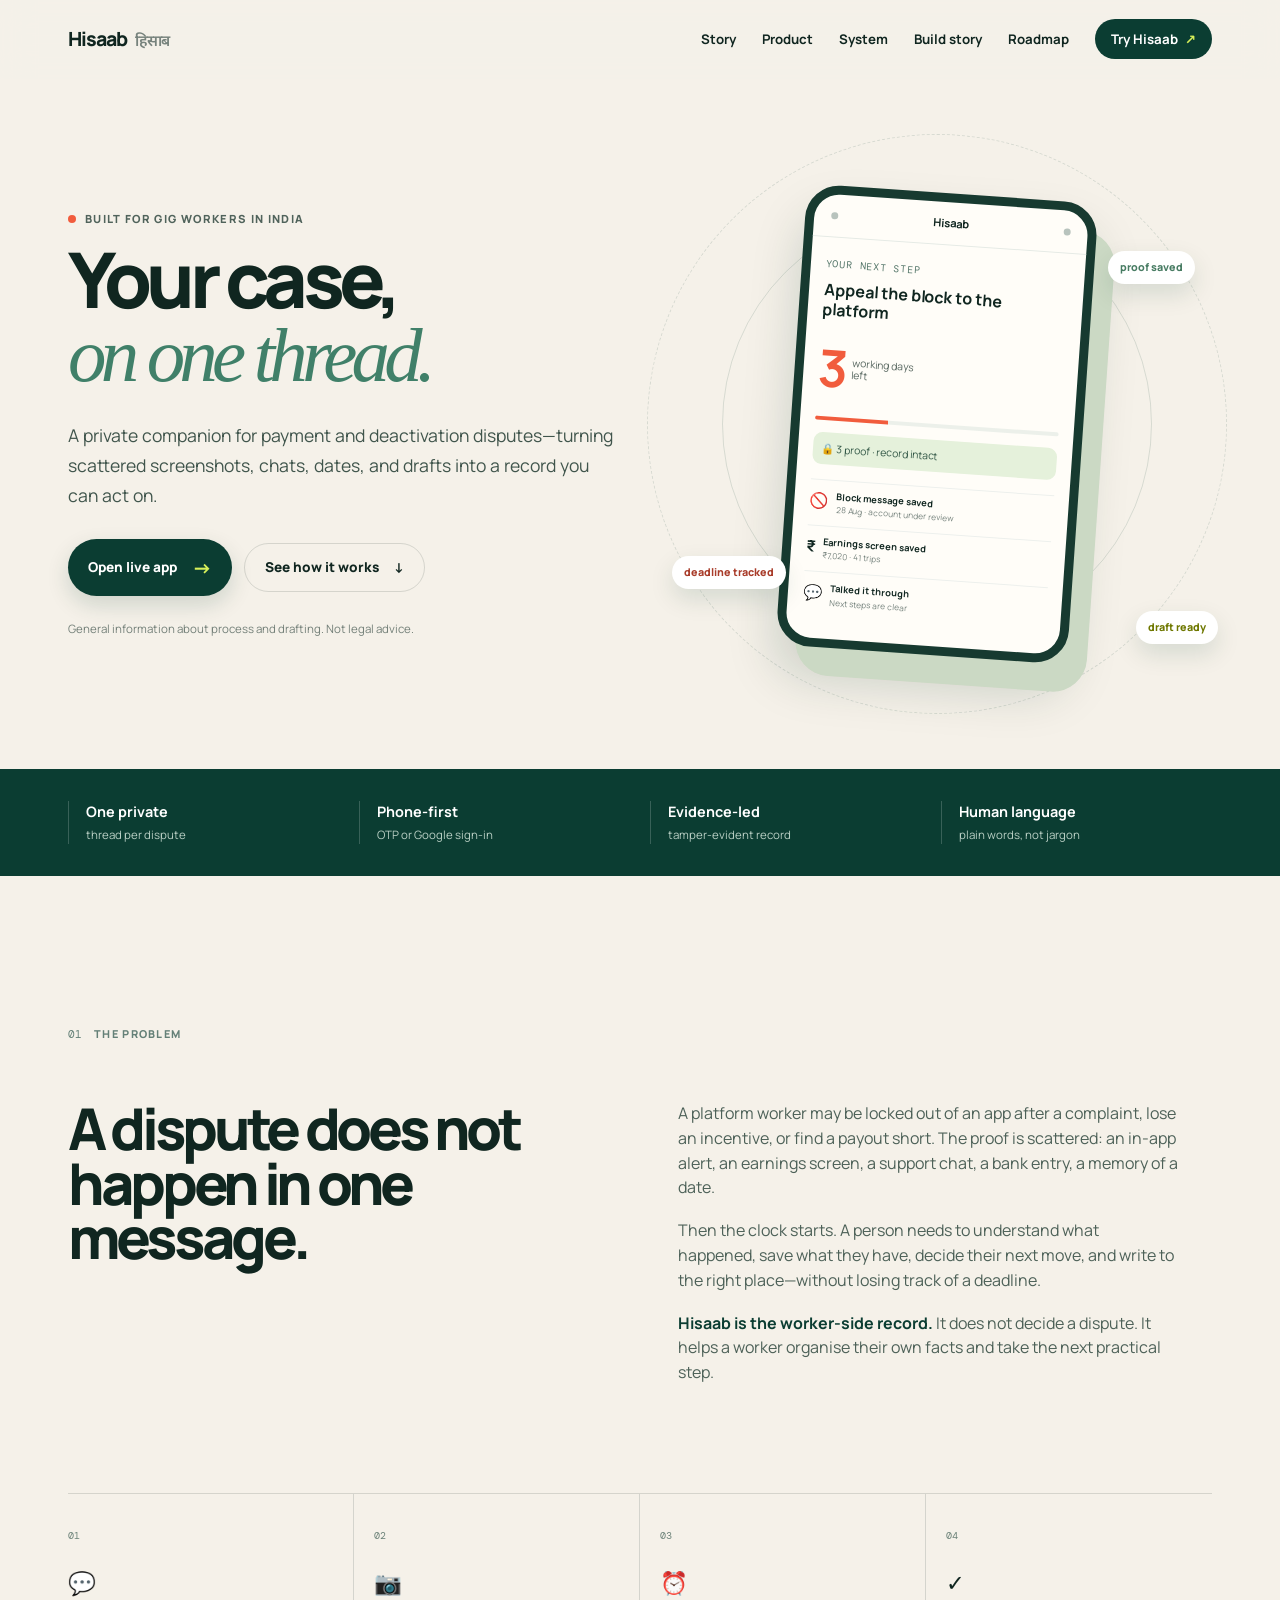
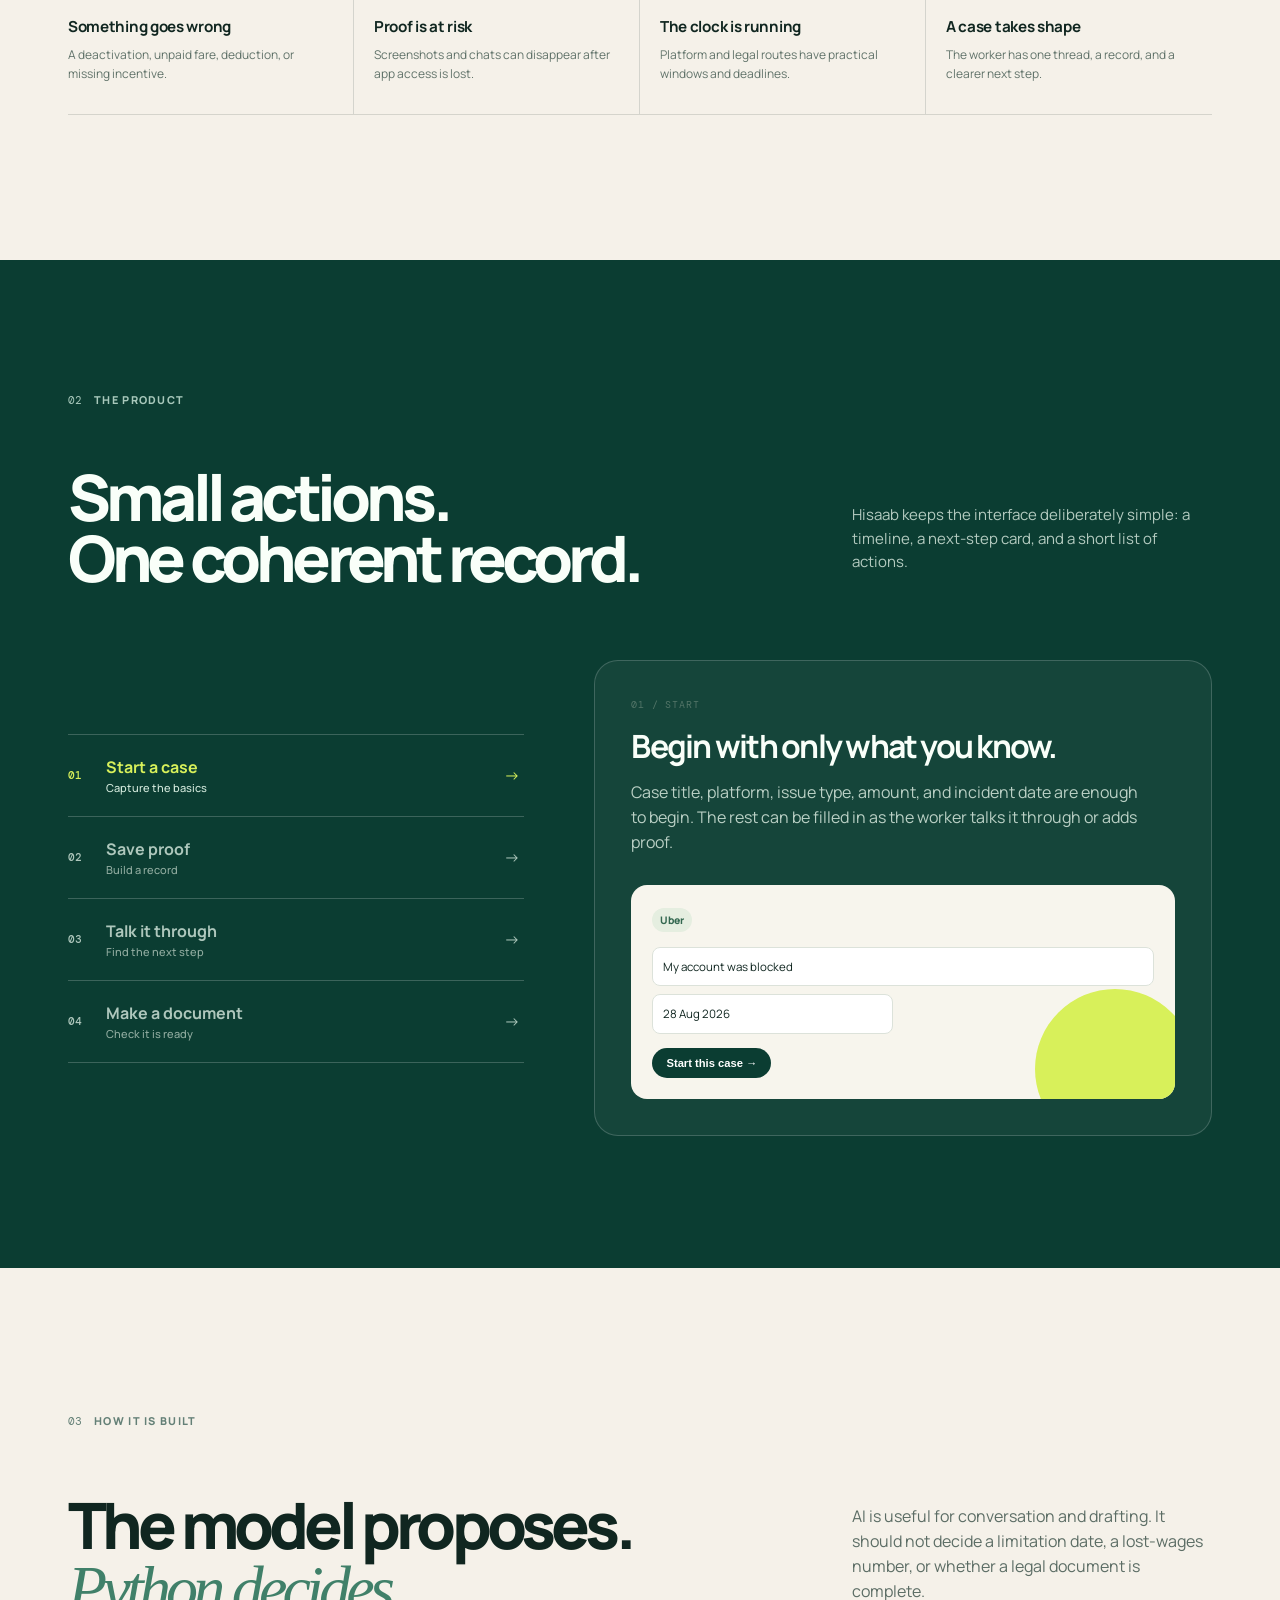
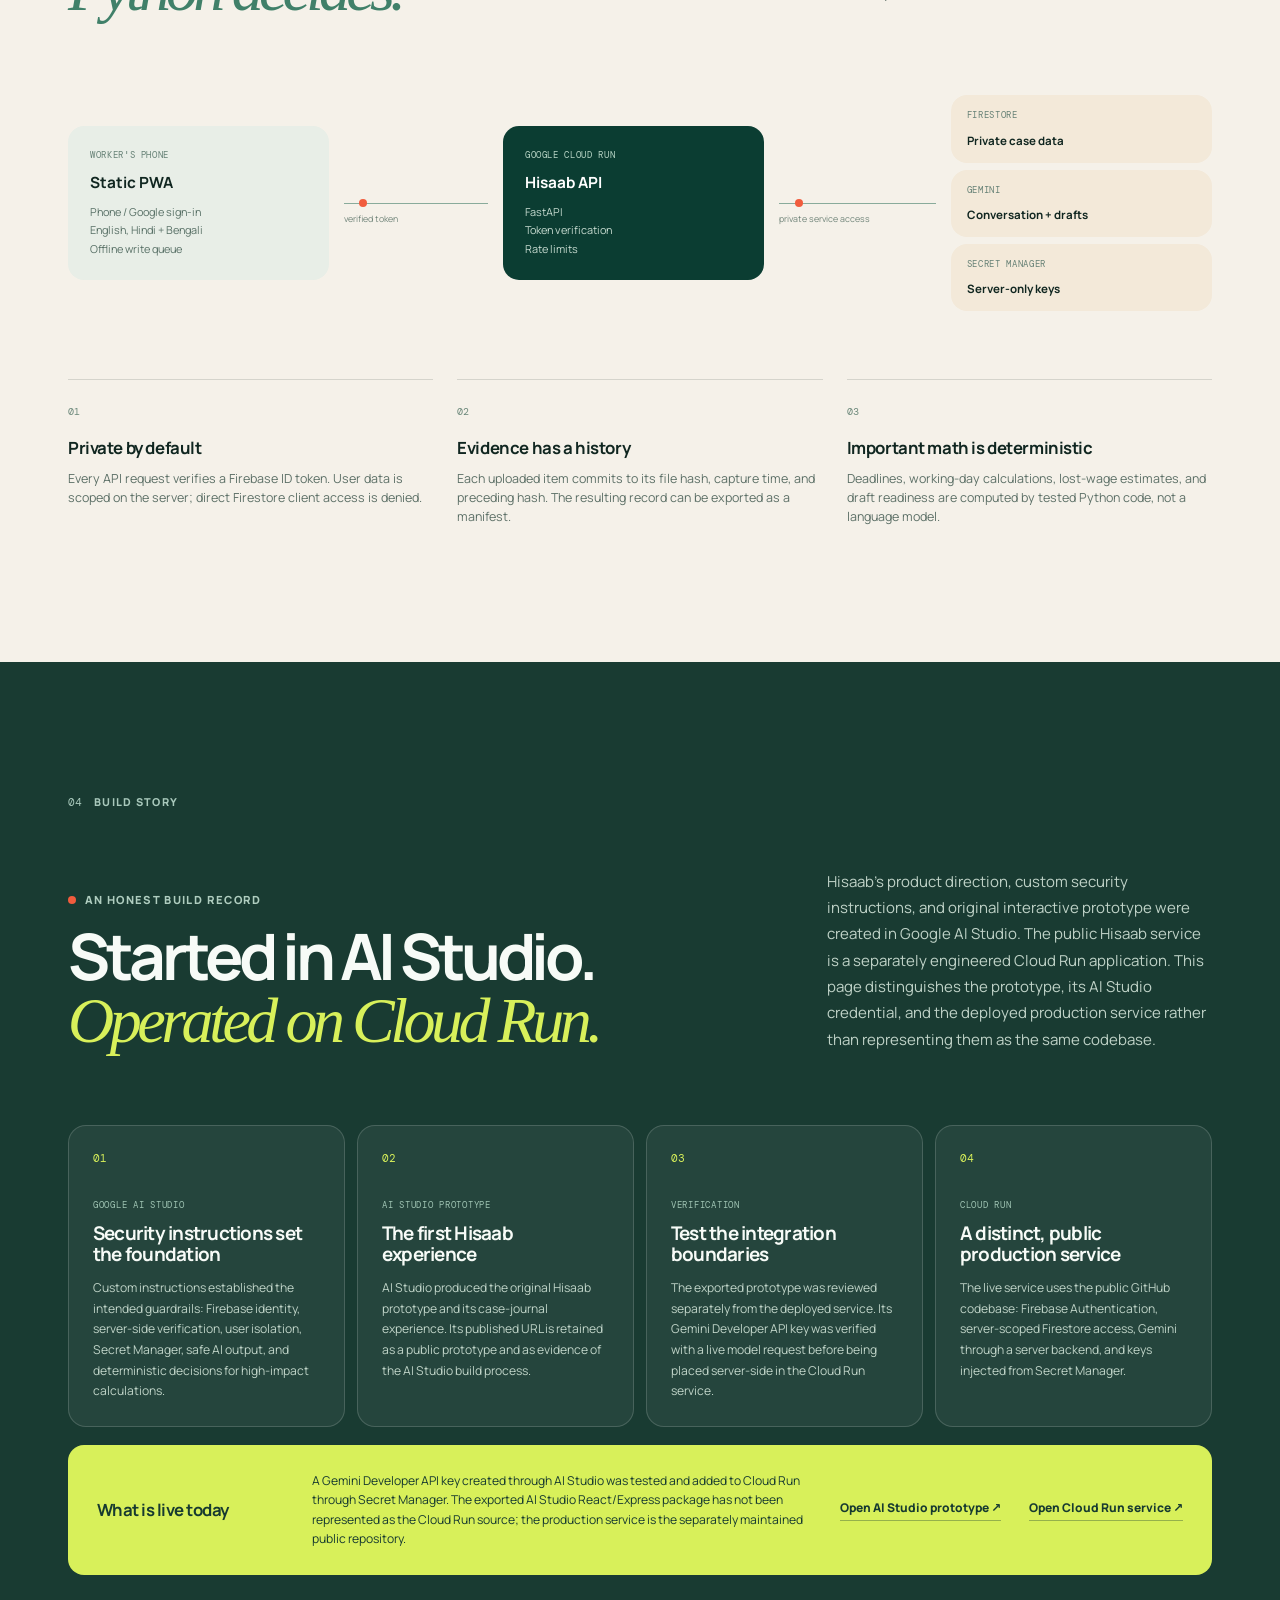
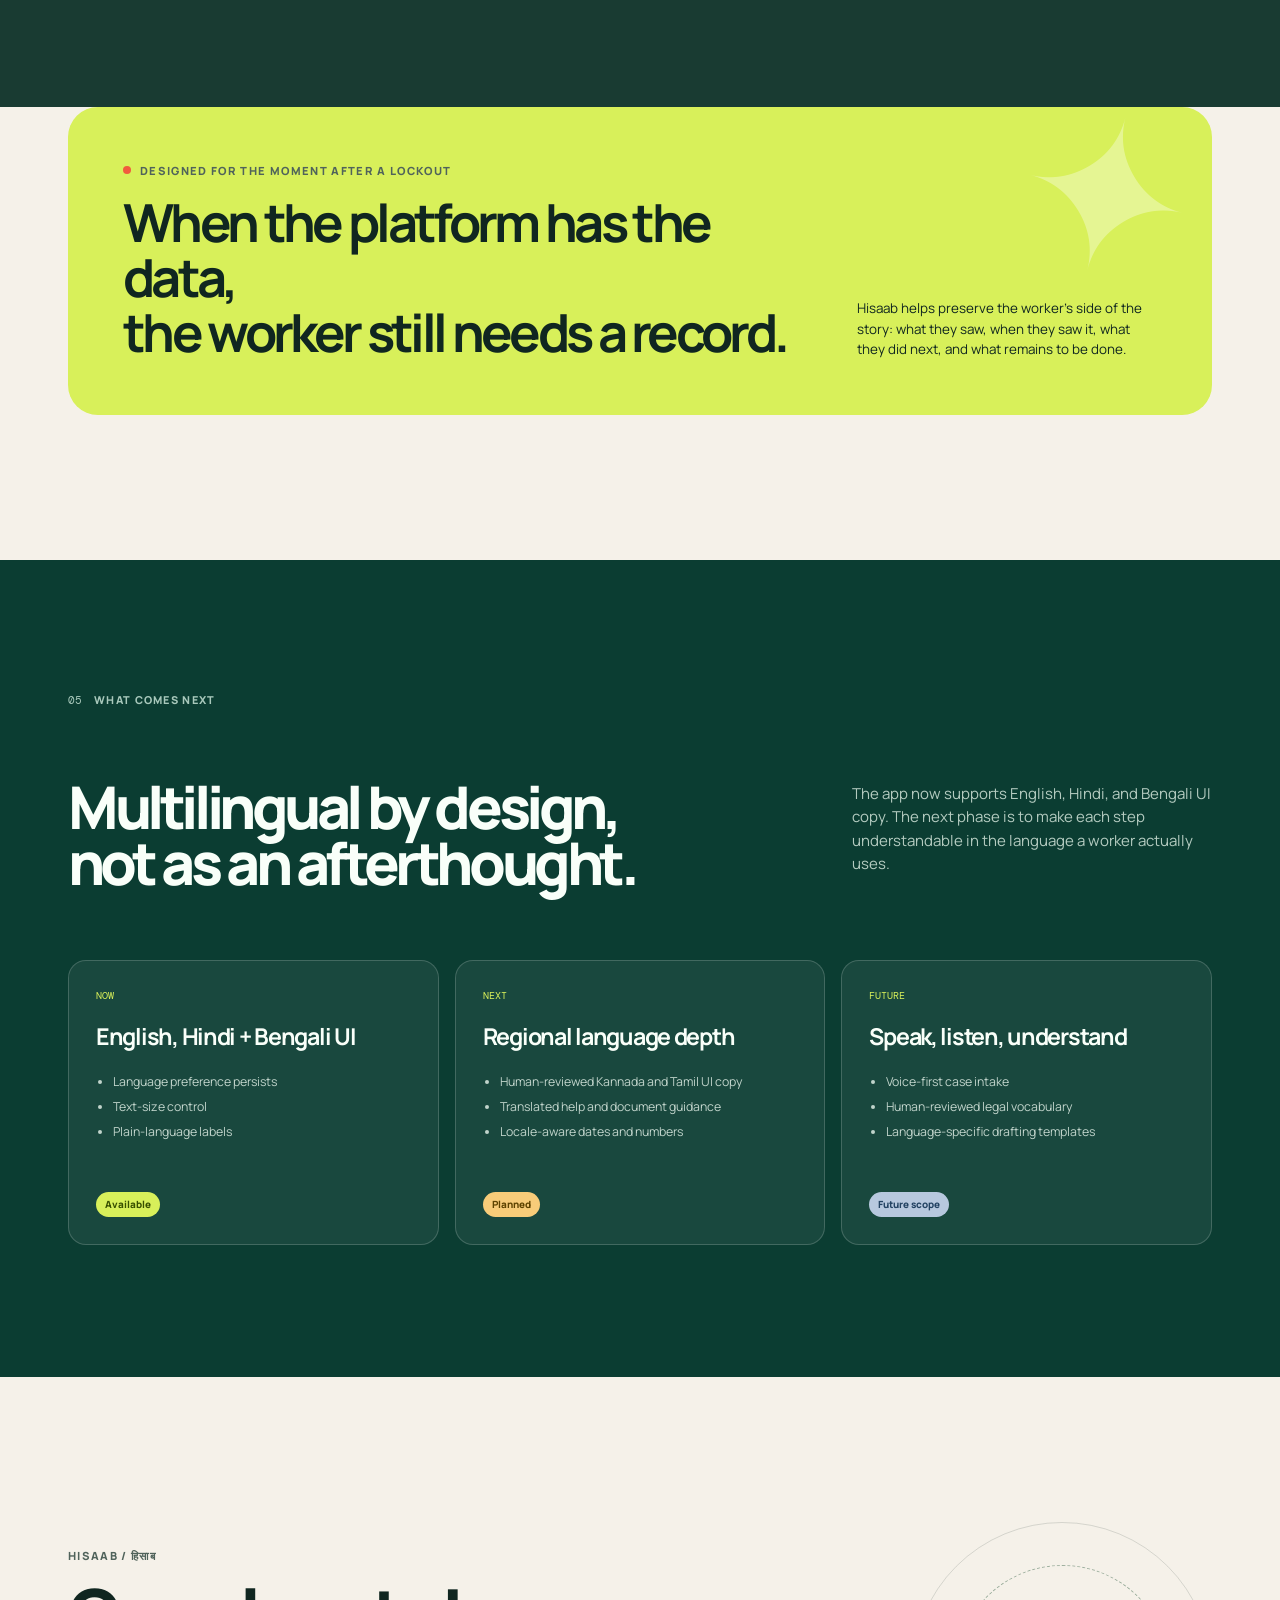
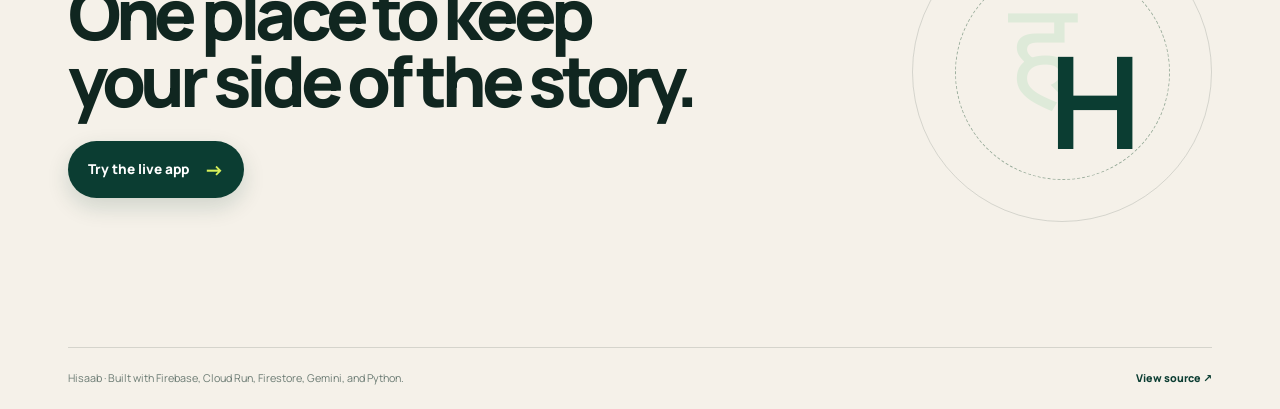
<file: docs/index.html>
<!doctype html>
<html lang="en">
<head>
  <meta charset="utf-8">
  <meta name="viewport" content="width=device-width, initial-scale=1">
  <meta name="theme-color" content="#0b3d32">
  <meta name="description" content="Hisaab is a private case journal for gig-worker payment and deactivation disputes.">
  <title>Hisaab — Your case, on one thread</title>
  <link rel="preconnect" href="https://fonts.googleapis.com">
  <link rel="preconnect" href="https://fonts.gstatic.com" crossorigin>
  <link href="https://fonts.googleapis.com/css2?family=DM+Mono:wght@400;500&family=Manrope:wght@400;500;600;700;800&family=Noto+Sans+Devanagari:wght@500;600;700&display=swap" rel="stylesheet">
  <link rel="stylesheet" href="site.css">
  <link rel="stylesheet" href="build-story.css">
  <link rel="stylesheet" href="build-story-overrides.css">
</head>
<body>
  <a class="skip" href="#main">Skip to content</a>
  <header class="nav-wrap">
    <nav class="nav" aria-label="Primary navigation">
      <a class="wordmark" href="#top" aria-label="Hisaab home">Hisaab <span>हिसाब</span></a>
      <button class="nav-toggle" aria-expanded="false" aria-controls="nav-links">Menu <i></i></button>
      <div id="nav-links" class="nav-links">
        <a href="#story">Story</a>
        <a href="#product">Product</a>
        <a href="#system">System</a>
        <a href="#build-story">Build story</a>
        <a href="#roadmap">Roadmap</a>
        <a class="nav-cta" href="https://hisaab-651858445044.asia-south1.run.app" target="_blank" rel="noreferrer">Try Hisaab <span>↗</span></a>
      </div>
    </nav>
  </header>

  <main id="main">
    <section id="top" class="hero section-shell">
      <div class="hero-copy reveal">
        <p class="eyebrow"><span class="pulse"></span> Built for gig workers in India</p>
        <h1>Your case,<br><em>on one thread.</em></h1>
        <p class="lead">A private companion for payment and deactivation disputes—turning scattered screenshots, chats, dates, and drafts into a record you can act on.</p>
        <div class="hero-actions">
          <a class="button primary" href="https://hisaab-651858445044.asia-south1.run.app" target="_blank" rel="noreferrer">Open live app <span>→</span></a>
          <a class="button quiet" href="#product">See how it works <span>↓</span></a>
        </div>
        <p class="fineprint">General information about process and drafting. Not legal advice.</p>
      </div>
      <div class="hero-visual reveal" aria-label="Animated visual showing a worker case becoming an organised record">
        <div class="orbit orbit-one"></div><div class="orbit orbit-two"></div>
        <div class="phone">
          <div class="phone-top"><span></span><b>Hisaab</b><i></i></div>
          <div class="phone-inner">
            <p class="case-kicker">YOUR NEXT STEP</p>
            <h3>Appeal the block to the platform</h3>
            <div class="days"><strong>3</strong><span>working days<br>left</span></div>
            <div class="mini-line red"></div>
            <div class="record"><span>🔒</span> 3 proof · record intact</div>
            <div class="thread-item"><b>🚫</b><span><strong>Block message saved</strong><small>28 Aug · account under review</small></span></div>
            <div class="thread-item"><b>₹</b><span><strong>Earnings screen saved</strong><small>₹7,020 · 41 trips</small></span></div>
            <div class="thread-item"><b>💬</b><span><strong>Talked it through</strong><small>Next steps are clear</small></span></div>
          </div>
        </div>
        <span class="float-chip chip-a">proof saved</span>
        <span class="float-chip chip-b">deadline tracked</span>
        <span class="float-chip chip-c">draft ready</span>
      </div>
    </section>

    <section class="stats band">
      <div><strong>One private</strong><span>thread per dispute</span></div>
      <div><strong>Phone-first</strong><span>OTP or Google sign-in</span></div>
      <div><strong>Evidence-led</strong><span>tamper-evident record</span></div>
      <div><strong>Human language</strong><span>plain words, not jargon</span></div>
    </section>

    <section id="story" class="section-shell story">
      <div class="section-label reveal"><span>01</span><p>The problem</p></div>
      <div class="story-grid">
        <div class="reveal"><h2>A dispute does not happen in one message.</h2></div>
        <div class="story-copy reveal">
          <p>A platform worker may be locked out of an app after a complaint, lose an incentive, or find a payout short. The proof is scattered: an in-app alert, an earnings screen, a support chat, a bank entry, a memory of a date.</p>
          <p>Then the clock starts. A person needs to understand what happened, save what they have, decide their next move, and write to the right place—without losing track of a deadline.</p>
          <p><strong>Hisaab is the worker-side record.</strong> It does not decide a dispute. It helps a worker organise their own facts and take the next practical step.</p>
        </div>
      </div>
      <div class="journey reveal" aria-label="A dispute becomes an organised case">
        <article><span>01</span><i>💬</i><h3>Something goes wrong</h3><p>A deactivation, unpaid fare, deduction, or missing incentive.</p></article>
        <article><span>02</span><i>📷</i><h3>Proof is at risk</h3><p>Screenshots and chats can disappear after app access is lost.</p></article>
        <article><span>03</span><i>⏰</i><h3>The clock is running</h3><p>Platform and legal routes have practical windows and deadlines.</p></article>
        <article><span>04</span><i>✓</i><h3>A case takes shape</h3><p>The worker has one thread, a record, and a clearer next step.</p></article>
      </div>
    </section>

    <section id="product" class="product-area">
      <div class="section-shell">
        <div class="section-label light reveal"><span>02</span><p>The product</p></div>
        <div class="product-heading reveal"><h2>Small actions.<br>One coherent record.</h2><p>Hisaab keeps the interface deliberately simple: a timeline, a next-step card, and a short list of actions.</p></div>
        <div class="tab-layout reveal">
          <div class="tabs" role="tablist" aria-label="Hisaab features">
            <button role="tab" aria-selected="true" aria-controls="panel-case" id="tab-case" data-tab="case"><b>01</b><span>Start a case<small>Capture the basics</small></span><i>→</i></button>
            <button role="tab" aria-selected="false" aria-controls="panel-proof" id="tab-proof" data-tab="proof"><b>02</b><span>Save proof<small>Build a record</small></span><i>→</i></button>
            <button role="tab" aria-selected="false" aria-controls="panel-talk" id="tab-talk" data-tab="talk"><b>03</b><span>Talk it through<small>Find the next step</small></span><i>→</i></button>
            <button role="tab" aria-selected="false" aria-controls="panel-draft" id="tab-draft" data-tab="draft"><b>04</b><span>Make a document<small>Check it is ready</small></span><i>→</i></button>
          </div>
          <div class="tab-panels">
            <article id="panel-case" role="tabpanel" aria-labelledby="tab-case" class="tab-panel active" data-panel="case"><p class="panel-number">01 / START</p><h3>Begin with only what you know.</h3><p>Case title, platform, issue type, amount, and incident date are enough to begin. The rest can be filled in as the worker talks it through or adds proof.</p><div class="feature-art start-art"><span class="tag">Uber</span><div class="fake-field">My account was blocked</div><div class="fake-field short">28 Aug 2026</div><button>Start this case →</button></div></article>
            <article id="panel-proof" role="tabpanel" aria-labelledby="tab-proof" class="tab-panel" data-panel="proof" hidden><p class="panel-number">02 / PROOF</p><h3>Keep what the platform may not keep for you.</h3><p>Photos, screenshots, payslips, and support chats can be added to a personal record. Each item is chained to the one before it, making the record tamper-evident.</p><div class="feature-art proof-art"><div class="proof-card"><b>📷</b><span><strong>block-msg.jpg</strong><small>Captured 29 Aug · #001</small></span><i>✓</i></div><div class="proof-card"><b>₹</b><span><strong>earnings-wk34.jpg</strong><small>₹7,020 · #002</small></span><i>✓</i></div><div class="chain"><span></span><span></span><span></span><em>record intact</em></div></div></article>
            <article id="panel-talk" role="tabpanel" aria-labelledby="tab-talk" class="tab-panel" data-panel="talk" hidden><p class="panel-number">03 / TALK</p><h3>Use a conversation to untangle the facts.</h3><p>The assistant can explain the process in plain language, suggest what to save, and help turn the story into a structured case record. Deterministic parts—dates, calculations, readiness—remain outside the model.</p><div class="feature-art chat-art"><div class="bubble worker">My driver ID was blocked yesterday.</div><div class="bubble assistant"><strong>First, save the block message.</strong><br><br>1. Add your earnings screen.<br>2. Note the date.<br>3. File the platform appeal.</div></div></article>
            <article id="panel-draft" role="tabpanel" aria-labelledby="tab-draft" class="tab-panel" data-panel="draft" hidden><p class="panel-number">04 / DRAFT</p><h3>Write the document, then check the details.</h3><p>Hisaab can draft a platform grievance, legal notice, consumer complaint, or labour complaint. A deterministic readiness check highlights missing essentials before a worker sends it.</p><div class="feature-art ready-art"><div class="ready-head"><span>✓</span> Ready to send</div><p>4 of 4 checks passed</p><ul><li>Worker / partner ID</li><li>Platform named</li><li>Date or trip reference</li><li>Clear request</li></ul></div></article>
          </div>
        </div>
      </div>
    </section>

    <section id="system" class="section-shell system">
      <div class="section-label reveal"><span>03</span><p>How it is built</p></div>
      <div class="system-intro reveal"><h2>The model proposes.<br><em>Python decides.</em></h2><p>AI is useful for conversation and drafting. It should not decide a limitation date, a lost-wages number, or whether a legal document is complete.</p></div>
      <div class="architecture reveal">
        <div class="arch-node client"><p>WORKER'S PHONE</p><strong>Static PWA</strong><span>Phone / Google sign-in<br>English, Hindi + Bengali<br>Offline write queue</span></div>
        <div class="arch-line"><i></i><small>verified token</small></div>
        <div class="arch-node server"><p>GOOGLE CLOUD RUN</p><strong>Hisaab API</strong><span>FastAPI<br>Token verification<br>Rate limits</span></div>
        <div class="arch-line second"><i></i><small>private service access</small></div>
        <div class="arch-stack"><div><p>FIRESTORE</p><strong>Private case data</strong></div><div><p>GEMINI</p><strong>Conversation + drafts</strong></div><div><p>SECRET MANAGER</p><strong>Server-only keys</strong></div></div>
      </div>
      <div class="principles">
        <article class="reveal"><span>01</span><h3>Private by default</h3><p>Every API request verifies a Firebase ID token. User data is scoped on the server; direct Firestore client access is denied.</p></article>
        <article class="reveal"><span>02</span><h3>Evidence has a history</h3><p>Each uploaded item commits to its file hash, capture time, and preceding hash. The resulting record can be exported as a manifest.</p></article>
        <article class="reveal"><span>03</span><h3>Important math is deterministic</h3><p>Deadlines, working-day calculations, lost-wage estimates, and draft readiness are computed by tested Python code, not a language model.</p></article>
      </div>
    </section>

    <section id="build-story" class="build-area">
      <div class="section-shell">
        <div class="section-label light reveal"><span>04</span><p>Build story</p></div>
        <div class="build-intro reveal">
          <div><p class="eyebrow on-dark"><span class="pulse"></span> An honest build record</p><h2>Started in AI Studio.<br><em>Operated on Cloud Run.</em></h2></div>
          <p>Hisaab’s product direction, custom security instructions, and original interactive prototype were created in Google AI Studio. The public Hisaab service is a separately engineered Cloud Run application. This page distinguishes the prototype, its AI Studio credential, and the deployed production service rather than representing them as the same codebase.</p>
        </div>
        <div class="build-steps">
          <article class="build-step reveal"><span>01</span><p class="build-label">GOOGLE AI STUDIO</p><h3>Security instructions set the foundation</h3><p>Custom instructions established the intended guardrails: Firebase identity, server-side verification, user isolation, Secret Manager, safe AI output, and deterministic decisions for high-impact calculations.</p></article>
          <article class="build-step reveal"><span>02</span><p class="build-label">AI STUDIO PROTOTYPE</p><h3>The first Hisaab experience</h3><p>AI Studio produced the original Hisaab prototype and its case-journal experience. Its published URL is retained as a public prototype and as evidence of the AI Studio build process.</p></article>
          <article class="build-step reveal"><span>03</span><p class="build-label">VERIFICATION</p><h3>Test the integration boundaries</h3><p>The exported prototype was reviewed separately from the deployed service. Its Gemini Developer API key was verified with a live model request before being placed server-side in the Cloud Run service.</p></article>
          <article class="build-step reveal"><span>04</span><p class="build-label">CLOUD RUN</p><h3>A distinct, public production service</h3><p>The live service uses the public GitHub codebase: Firebase Authentication, server-scoped Firestore access, Gemini through a server backend, and keys injected from Secret Manager.</p></article>
        </div>
        <div class="build-note reveal"><strong>What is live today</strong><p>A Gemini Developer API key created through AI Studio was tested and added to Cloud Run through Secret Manager. The exported AI Studio React/Express package has not been represented as the Cloud Run source; the production service is the separately maintained public repository.</p><a href="https://hisaab-gig-worker-case-journal.ai.studio/" target="_blank" rel="noreferrer">Open AI Studio prototype <span>↗</span></a><a href="https://hisaab-651858445044.asia-south1.run.app" target="_blank" rel="noreferrer">Open Cloud Run service <span>↗</span></a></div>
      </div>
    </section>

    <section class="section-shell impact">
      <div class="impact-card reveal"><div><p class="eyebrow"><span class="pulse"></span> Designed for the moment after a lockout</p><h2>When the platform has the data,<br>the worker still needs a record.</h2></div><p>Hisaab helps preserve the worker's side of the story: what they saw, when they saw it, what they did next, and what remains to be done.</p></div>
    </section>

    <section id="roadmap" class="roadmap-area">
      <div class="section-shell">
        <div class="section-label light reveal"><span>05</span><p>What comes next</p></div>
        <div class="roadmap-intro reveal"><h2>Multilingual by design,<br>not as an afterthought.</h2><p>The app now supports English, Hindi, and Bengali UI copy. The next phase is to make each step understandable in the language a worker actually uses.</p></div>
        <div class="roadmap-grid">
          <article class="road-card reveal"><p>NOW</p><h3>English, Hindi + Bengali UI</h3><ul><li>Language preference persists</li><li>Text-size control</li><li>Plain-language labels</li></ul><span class="status complete">Available</span></article>
          <article class="road-card reveal"><p>NEXT</p><h3>Regional language depth</h3><ul><li>Human-reviewed Kannada and Tamil UI copy</li><li>Translated help and document guidance</li><li>Locale-aware dates and numbers</li></ul><span class="status planned">Planned</span></article>
          <article class="road-card reveal"><p>FUTURE</p><h3>Speak, listen, understand</h3><ul><li>Voice-first case intake</li><li>Human-reviewed legal vocabulary</li><li>Language-specific drafting templates</li></ul><span class="status future">Future scope</span></article>
        </div>
      </div>
    </section>

    <section class="section-shell closing">
      <div class="reveal"><p class="eyebrow">Hisaab / हिसाब</p><h2>One place to keep<br>your side of the story.</h2><a class="button primary" href="https://hisaab-651858445044.asia-south1.run.app" target="_blank" rel="noreferrer">Try the live app <span>→</span></a></div>
      <div class="closing-mark reveal" aria-hidden="true"><span>ह</span><i></i><b>H</b></div>
    </section>
  </main>
  <footer><span>Hisaab · Built with Firebase, Cloud Run, Firestore, Gemini, and Python.</span><a href="https://github.com/erragro/hisaab" target="_blank" rel="noreferrer">View source ↗</a></footer>
  <script src="site.js"></script>
</body>
</html>
</file>
<file: docs/site.css>
:root{--ink:#102620;--green:#0b3d32;--lime:#d8f05a;--cream:#f5f1e9;--paper:#fffdf8;--muted:#5e6b65;--line:rgba(16,38,32,.14);--orange:#f15c3d;--radius:24px}*{box-sizing:border-box}html{scroll-behavior:smooth}body{margin:0;background:var(--cream);color:var(--ink);font-family:Manrope,system-ui,sans-serif;font-size:16px;line-height:1.55}.skip{position:fixed;left:12px;top:-60px;z-index:10;background:var(--lime);color:var(--ink);padding:8px 14px;border-radius:10px}.skip:focus{top:12px}.nav-wrap{position:sticky;top:0;z-index:5;background:rgba(245,241,233,.82);backdrop-filter:blur(16px);border-bottom:1px solid transparent}.nav{max-width:1200px;margin:auto;height:78px;padding:0 28px;display:flex;align-items:center;justify-content:space-between}.wordmark{font-size:1.22rem;font-weight:800;letter-spacing:-.05em;color:var(--ink);text-decoration:none}.wordmark span{font-family:'Noto Sans Devanagari';font-size:.96rem;font-weight:600;color:#77837d;margin-left:5px}.nav-links{display:flex;align-items:center;gap:26px}.nav-links>a{font-size:.83rem;font-weight:700;color:var(--ink);text-decoration:none}.nav-links>a:not(.nav-cta):hover{color:#557d70}.nav-cta{padding:10px 16px;background:var(--green);color:white!important;border-radius:100px}.nav-cta span{color:var(--lime);margin-left:4px}.nav-toggle{display:none;background:transparent;border:0;font:inherit;font-weight:700;color:var(--ink)}.section-shell{max-width:1200px;margin:0 auto;padding-left:28px;padding-right:28px}.hero{min-height:690px;display:grid;grid-template-columns:1fr 1fr;gap:42px;align-items:center;padding-top:68px;padding-bottom:68px}.eyebrow{margin:0 0 16px;display:flex;align-items:center;gap:9px;text-transform:uppercase;letter-spacing:.12em;font-size:.7rem;font-weight:800;color:#50635b}.pulse{height:8px;width:8px;border-radius:50%;background:var(--orange);box-shadow:0 0 0 0 rgba(241,92,61,.6);animation:pulse 2s infinite}.hero h1,.story h2,.product-heading h2,.system h2,.roadmap-intro h2,.closing h2{font-size:clamp(3rem,6vw,5.8rem);letter-spacing:-.075em;line-height:.95;margin:0;font-weight:800}.hero h1 em,.system h2 em{font-family:Georgia,serif;font-weight:400;color:#408069}.lead{max-width:550px;color:#40554c;font-size:1.1rem;line-height:1.7;margin:28px 0}.hero-actions{display:flex;gap:12px;align-items:center;flex-wrap:wrap}.button{display:inline-flex;align-items:center;gap:15px;border-radius:100px;padding:13px 20px;font-weight:800;font-size:.85rem;text-decoration:none}.button.primary{background:var(--green);color:white;box-shadow:0 9px 22px rgba(11,61,50,.16)}.button.primary span{font-size:1.25rem;color:var(--lime)}.button.quiet{color:var(--ink);border:1px solid var(--line)}.fineprint{margin:24px 0 0;font-size:.72rem;color:#748079}.hero-visual{height:510px;position:relative;display:grid;place-items:center}.orbit{position:absolute;border:1px solid rgba(11,61,50,.13);border-radius:50%;animation:spin 28s linear infinite}.orbit-one{height:430px;width:430px}.orbit-two{height:580px;width:580px;border-style:dashed;animation-direction:reverse;animation-duration:40s}.phone{position:relative;width:292px;min-height:462px;background:var(--paper);border:9px solid #173a30;border-radius:34px;box-shadow:20px 28px 0 #cbd9c4,0 30px 50px rgba(12,48,38,.18);z-index:1;transform:rotate(4deg);animation:float 4s ease-in-out infinite}.phone-top{height:43px;display:flex;align-items:center;justify-content:space-between;padding:0 17px;border-bottom:1px solid #e6ebe6;font-size:.7rem}.phone-top span,.phone-top i{height:7px;width:7px;border-radius:50%;background:#b8c3bd}.phone-inner{padding:19px 15px}.case-kicker,.panel-number{font-family:'DM Mono',monospace;letter-spacing:.08em;font-size:.62rem;color:#537568;margin:0}.phone h3{font-size:1rem;line-height:1.25;margin:8px 0}.days{display:flex;align-items:center;gap:8px}.days strong{font-size:3.2rem;letter-spacing:-.1em;color:var(--orange)}.days span{font-size:.65rem;color:#596861;line-height:1.2}.mini-line{height:4px;border-radius:8px;margin:9px 0 12px}.mini-line.red{background:linear-gradient(90deg,var(--orange) 30%,#ecf0ea 30%)}.record{font-size:.65rem;background:#e5f1db;padding:8px;border-radius:9px;color:#335847;margin-bottom:15px}.thread-item{display:flex;gap:8px;padding:9px 0;border-top:1px solid #edf0ed;font-size:.58rem}.thread-item b{font-size:.95rem}.thread-item strong,.thread-item small{display:block}.thread-item small{color:#77847e;font-size:.52rem}.float-chip{position:absolute;z-index:2;background:white;box-shadow:0 10px 24px rgba(11,61,50,.13);border-radius:100px;padding:8px 12px;font-size:.67rem;font-weight:800}.chip-a{top:82px;right:3%;color:#487c63;animation:float 3.2s .6s ease-in-out infinite}.chip-b{bottom:90px;left:2%;color:#a93d2b;animation:float 3.8s .2s ease-in-out infinite}.chip-c{right:-1%;bottom:35px;color:#6f7800;animation:float 4.4s .9s ease-in-out infinite}.band{max-width:none;background:var(--green);padding:32px max(28px,calc((100vw - 1144px)/2));display:grid;grid-template-columns:repeat(4,1fr);gap:20px;color:white}.band div{padding-left:17px;border-left:1px solid rgba(255,255,255,.19)}.band strong,.band span{display:block}.band strong{font-size:.9rem}.band span{font-size:.72rem;color:#b9cfc4;margin-top:3px}.story{padding-top:150px;padding-bottom:145px}.section-label{display:flex;gap:12px;align-items:center;color:#648077;margin-bottom:58px}.section-label span{font-family:'DM Mono';font-size:.68rem}.section-label p{margin:0;text-transform:uppercase;font-size:.68rem;letter-spacing:.12em;font-weight:800}.section-label.light{color:#a8c8bb}.story-grid{display:grid;grid-template-columns:1fr 1fr;gap:75px}.story h2{font-size:clamp(2.4rem,4.5vw,4.3rem);max-width:500px}.story-copy{max-width:500px;color:#4d6158}.story-copy p{margin:0 0 18px}.story-copy strong{color:var(--green)}.journey{display:grid;grid-template-columns:repeat(4,1fr);margin-top:90px;border-top:1px solid var(--line);border-bottom:1px solid var(--line)}.journey article{padding:27px 20px 28px 0;min-height:220px;border-right:1px solid var(--line)}.journey article+article{padding-left:20px}.journey article:last-child{border-right:0}.journey span{font-family:'DM Mono';font-size:.65rem;color:#6b8278}.journey i{display:block;font-style:normal;font-size:1.4rem;margin:20px 0 14px}.journey h3{font-size:.95rem;margin:0 0 8px;letter-spacing:-.02em}.journey p{font-size:.75rem;color:#61736a;margin:0;line-height:1.55}.product-area,.roadmap-area{background:var(--green);color:#f9fff9;padding:132px 0}.product-heading{display:flex;justify-content:space-between;gap:60px;align-items:end}.product-heading h2{font-size:clamp(2.5rem,5vw,4.8rem)}.product-heading p,.roadmap-intro p{max-width:360px;color:#b4cbc0;font-size:.94rem}.tab-layout{display:grid;grid-template-columns:.85fr 1.15fr;gap:70px;margin-top:72px}.tabs{display:flex;flex-direction:column;align-self:center}.tabs button{background:transparent;border:0;border-top:1px solid rgba(255,255,255,.2);padding:21px 0;text-align:left;color:#aec7bc;display:grid;grid-template-columns:38px 1fr 20px;align-items:center;font-family:inherit;cursor:pointer}.tabs button:last-child{border-bottom:1px solid rgba(255,255,255,.2)}.tabs button b{font-family:'DM Mono';font-size:.66rem;font-weight:500}.tabs button span{font-size:1rem;font-weight:700}.tabs button small{display:block;font-size:.69rem;color:#91aca0;margin-top:2px;font-weight:500}.tabs button i{font-style:normal;font-size:1rem}.tabs button[aria-selected=true]{color:var(--lime)}.tabs button[aria-selected=true] small{color:#d3e9dc}.tab-panels{min-height:410px}.tab-panel{height:100%;border:1px solid rgba(255,255,255,.18);background:rgba(255,255,255,.045);border-radius:var(--radius);padding:36px;animation:panelIn .45s ease}.tab-panel h3{font-size:2rem;letter-spacing:-.055em;line-height:1.05;margin:17px 0}.tab-panel>p:not(.panel-number){color:#bad0c5;max-width:510px;margin-bottom:30px}.feature-art{background:#f7f5ed;color:var(--ink);border-radius:16px;padding:21px;min-height:176px}.start-art{position:relative;overflow:hidden}.start-art:after{content:'';position:absolute;right:-20px;bottom:-50px;background:var(--lime);width:160px;height:160px;border-radius:50%}.tag{font-size:.65rem;font-weight:800;background:#e5eee0;color:#346850;border-radius:20px;padding:5px 8px}.fake-field{position:relative;z-index:1;background:white;border:1px solid #dce2da;border-radius:8px;margin-top:16px;padding:10px;font-size:.72rem}.fake-field.short{width:48%;margin-top:8px}.start-art button{position:relative;z-index:1;background:var(--green);border:0;border-radius:30px;padding:9px 14px;color:white;font-weight:800;font-size:.7rem;margin-top:14px}.proof-art{display:grid;gap:9px}.proof-card{background:white;border-radius:10px;padding:10px;display:flex;gap:10px;align-items:center;font-size:.7rem;box-shadow:0 2px 7px rgba(0,0,0,.04)}.proof-card span{flex:1}.proof-card strong,.proof-card small{display:block}.proof-card small{font-size:.6rem;color:#78847e}.proof-card i{font-style:normal;color:#438064}.chain{display:flex;align-items:center;gap:7px;margin-top:7px}.chain span{height:9px;width:9px;border-radius:50%;background:#5f9077}.chain span+span:before{content:'';display:block;width:54px;height:1px;background:#8fac9c;transform:translateX(-54px)}.chain em{font-size:.6rem;color:#518067;margin-left:22px}.chat-art{display:grid;gap:10px;align-content:center}.bubble{max-width:78%;padding:10px;font-size:.7rem;border-radius:11px;line-height:1.45}.bubble.worker{justify-self:end;background:#dcefe3}.bubble.assistant{background:white}.ready-art{padding:17px 20px}.ready-head{color:#317455;font-weight:800;font-size:.86rem}.ready-head span{background:#d9efdd;border-radius:50%;padding:2px 5px;margin-right:5px}.ready-art p{font-size:.67rem;color:#64756c;margin:7px 0}.ready-art ul{list-style:'✓  ';padding-left:17px;font-size:.68rem;line-height:1.8;color:#47735e}.system{padding-top:145px;padding-bottom:135px}.system-intro{display:flex;justify-content:space-between;gap:60px;align-items:end}.system h2{font-size:clamp(2.5rem,5vw,4.8rem)}.system-intro p{max-width:360px;color:#5c6d65}.architecture{margin-top:76px;display:grid;grid-template-columns:1fr .55fr 1fr .6fr 1fr;align-items:center;gap:15px}.arch-node,.arch-stack>div{border-radius:16px;padding:22px;background:#e8eee7}.arch-node p,.arch-stack p{font-family:'DM Mono';font-size:.58rem;letter-spacing:.07em;margin:0 0 9px;color:#668176}.arch-node strong,.arch-stack strong{display:block;font-size:.96rem}.arch-node span{font-size:.68rem;color:#587066;display:block;line-height:1.7;margin-top:8px}.arch-node.server{background:var(--green);color:white}.arch-node.server p{color:#b8d5c6}.arch-node.server span{color:#c7dbd0}.arch-line{position:relative;height:1px;background:#89ab9b}.arch-line i{position:absolute;width:8px;height:8px;border-radius:50%;background:var(--orange);top:-4px;left:10%;animation:travel 3s linear infinite}.arch-line.second i{animation-delay:1.5s}.arch-line small{position:absolute;top:10px;left:0;font-size:.55rem;color:#708479;white-space:nowrap}.arch-stack{display:grid;gap:7px}.arch-stack>div{padding:13px 16px;background:#f3e9d9}.arch-stack strong{font-size:.72rem}.principles{display:grid;grid-template-columns:repeat(3,1fr);gap:24px;margin-top:68px}.principles article{border-top:1px solid var(--line);padding-top:17px}.principles span{font-family:'DM Mono';font-size:.65rem;color:#6b887a}.principles h3{font-size:1.05rem;letter-spacing:-.025em;margin:13px 0 8px}.principles p{font-size:.78rem;color:#5d7067;margin:0}.impact{padding-bottom:145px}.impact-card{background:var(--lime);border-radius:30px;padding:55px;display:flex;justify-content:space-between;gap:55px;align-items:end;overflow:hidden;position:relative}.impact-card:after{content:'✦';position:absolute;right:18px;top:-78px;font-size:13rem;color:rgba(255,255,255,.35);transform:rotate(14deg)}.impact-card h2{font-size:clamp(2rem,4.1vw,4rem);letter-spacing:-.07em;line-height:1.05;margin:0;position:relative;z-index:1}.impact-card>p{margin:0;max-width:300px;font-size:.84rem;position:relative;z-index:1}.roadmap-intro{display:flex;align-items:end;justify-content:space-between;gap:50px}.roadmap-intro h2{font-size:clamp(2.35rem,4.6vw,4.4rem)}.roadmap-grid{display:grid;grid-template-columns:repeat(3,1fr);gap:16px;margin-top:70px}.road-card{padding:27px;background:rgba(255,255,255,.06);border:1px solid rgba(255,255,255,.18);border-radius:18px;min-height:285px;display:flex;flex-direction:column}.road-card p{font-family:'DM Mono';font-size:.64rem;color:var(--lime);margin:0}.road-card h3{font-size:1.45rem;letter-spacing:-.055em;margin:15px 0}.road-card ul{padding-left:17px;margin:0;color:#c1d4cb;font-size:.77rem;line-height:2}.status{margin-top:auto;align-self:start;border-radius:20px;padding:5px 9px;font-size:.62rem;font-weight:800}.complete{background:#d8f05a;color:#385000}.planned{background:#f8cc79;color:#5e4300}.future{background:#b7c8de;color:#234363}.closing{padding-top:145px;padding-bottom:125px;display:flex;align-items:center;justify-content:space-between;overflow:hidden}.closing h2{font-size:clamp(2.7rem,5.5vw,5rem);margin-bottom:27px}.closing-mark{height:300px;width:300px;border:1px solid var(--line);border-radius:50%;display:grid;place-items:center;position:relative;animation:spin 35s linear infinite}.closing-mark span,.closing-mark b{position:absolute;font-size:8rem;line-height:1}.closing-mark span{font-family:'Noto Sans Devanagari';color:#deead9;transform:translate(-20px,-10px)}.closing-mark b{color:var(--green);transform:translate(33px,28px)}.closing-mark i{height:215px;width:215px;border-radius:50%;border:1px dashed #9daf9e}footer{border-top:1px solid var(--line);max-width:1144px;margin:auto;padding:22px 0;display:flex;justify-content:space-between;color:#6a7a72;font-size:.67rem}footer a{color:var(--green);font-weight:800;text-decoration:none}.reveal{opacity:0;transform:translateY(20px);transition:opacity .7s ease,transform .7s ease}.reveal.in{opacity:1;transform:none}@keyframes float{50%{transform:translateY(-10px)}}@keyframes spin{to{transform:rotate(360deg)}}@keyframes pulse{70%{box-shadow:0 0 0 9px rgba(241,92,61,0)}}@keyframes travel{to{left:93%}}@keyframes panelIn{from{opacity:0;transform:translateY(8px)}to{opacity:1;transform:none}}@media(max-width:820px){.nav{height:65px;padding:0 20px}.nav-toggle{display:block}.nav-toggle i{display:inline-block;width:7px;height:7px;margin-left:5px;border-right:1px solid;border-bottom:1px solid;transform:translateY(-2px) rotate(45deg)}.nav-links{position:absolute;top:65px;left:0;right:0;padding:18px 20px 24px;background:var(--cream);border-bottom:1px solid var(--line);display:none;align-items:flex-start;flex-direction:column;gap:15px}.nav-links.open{display:flex}.hero{grid-template-columns:1fr;padding-top:55px}.hero-visual{height:430px;transform:scale(.86);margin:-25px}.band{grid-template-columns:repeat(2,1fr);gap:18px}.story,.system,.product-area,.roadmap-area{padding-top:90px;padding-bottom:90px}.story-grid,.system-intro,.product-heading,.roadmap-intro{grid-template-columns:1fr;display:grid;gap:25px}.journey{grid-template-columns:1fr 1fr;margin-top:55px}.journey article:nth-child(2){border-right:0}.journey article:nth-child(n+3){border-top:1px solid var(--line)}.tab-layout{grid-template-columns:1fr;gap:35px;margin-top:45px}.tabs{display:grid;grid-template-columns:1fr 1fr}.tabs button{padding:13px 10px}.tabs button:last-child{border-bottom:0}.tabs button span{font-size:.82rem}.architecture{grid-template-columns:1fr;gap:23px}.arch-line{height:28px;width:1px;justify-self:center}.arch-line i{top:10%;left:-4px;animation:travelY 3s linear infinite}.arch-line small{left:11px;top:0}.arch-stack{grid-template-columns:1fr 1fr 1fr}.principles,.roadmap-grid{grid-template-columns:1fr;gap:30px}.impact-card{padding:32px;display:block}.impact-card>p{margin-top:22px}.closing-mark{height:200px;width:200px}.closing-mark span,.closing-mark b{font-size:5rem}.closing-mark i{height:145px;width:145px}footer{margin:0 20px;gap:15px}.hero h1{font-size:clamp(3.2rem,16vw,5rem)}@keyframes travelY{to{top:86%}}}@media(max-width:480px){.section-shell{padding-left:20px;padding-right:20px}.hero{min-height:auto}.hero-visual{margin:-20px -50px;height:370px;transform:scale(.7)}.band{padding:25px 20px}.journey{grid-template-columns:1fr}.journey article,.journey article+article{padding:22px 0;border-right:0;border-top:1px solid var(--line)}.journey article:first-child{border-top:0}.tabs{grid-template-columns:1fr}.tab-panel{padding:25px}.arch-stack{grid-template-columns:1fr}.closing{display:block}.closing-mark{margin:55px auto 0}.product-heading h2,.roadmap-intro h2,.system h2{font-size:2.6rem}}
</file>
<file: docs/build-story.css>
/* The recorded Google AI Studio → production build journey. */
.build-area{background:#193b32;color:#f7fbf7;padding:132px 0}.build-intro{display:flex;justify-content:space-between;align-items:end;gap:60px}.build-intro h2{font-size:clamp(2.45rem,5vw,4.8rem);letter-spacing:-.07em;line-height:.98;margin:0}.build-intro h2 em{font-family:Georgia,serif;font-weight:400;color:var(--lime)}.on-dark{color:#afcdbf}.build-intro>p{max-width:385px;color:#bfd2c7;font-size:.94rem;line-height:1.75;margin:0}.build-steps{display:grid;grid-template-columns:repeat(4,1fr);gap:12px;margin-top:72px}.build-step{background:rgba(255,255,255,.055);border:1px solid rgba(255,255,255,.16);border-radius:18px;padding:24px;min-height:294px;display:flex;flex-direction:column}.build-step>span{font-family:'DM Mono';color:var(--lime);font-size:.7rem}.build-label{font-family:'DM Mono';color:#9fc4b3;font-size:.57rem;letter-spacing:.08em;margin:31px 0 11px}.build-step h3{font-size:1.18rem;letter-spacing:-.04em;line-height:1.1;margin:0 0 13px}.build-step>p:last-child{font-size:.76rem;line-height:1.7;color:#c0d4c8;margin:0}.build-note{margin-top:18px;border-radius:16px;padding:26px 29px;background:#d8f05a;color:#173a30;display:grid;grid-template-columns:.75fr 2fr auto;align-items:center;gap:28px}.build-note strong{font-size:1.05rem;letter-spacing:-.03em}.build-note p{font-size:.76rem;line-height:1.6;margin:0}.build-note a{color:#173a30;font-weight:800;font-size:.75rem;white-space:nowrap;text-decoration:none;border-bottom:1px solid rgba(23,58,48,.35);padding-bottom:2px}@media(max-width:820px){.build-area{padding-top:90px;padding-bottom:90px}.build-intro{display:grid;grid-template-columns:1fr;gap:25px}.build-steps{grid-template-columns:1fr;gap:18px}.build-step{min-height:0}.build-note{grid-template-columns:1fr;gap:12px}}
</file>
<file: docs/build-story-overrides.css>
/* Layout adjustment for the two public build links. */
.build-note{grid-template-columns:.75fr 2fr auto auto}@media(max-width:820px){.build-note{grid-template-columns:1fr}}
</file>
